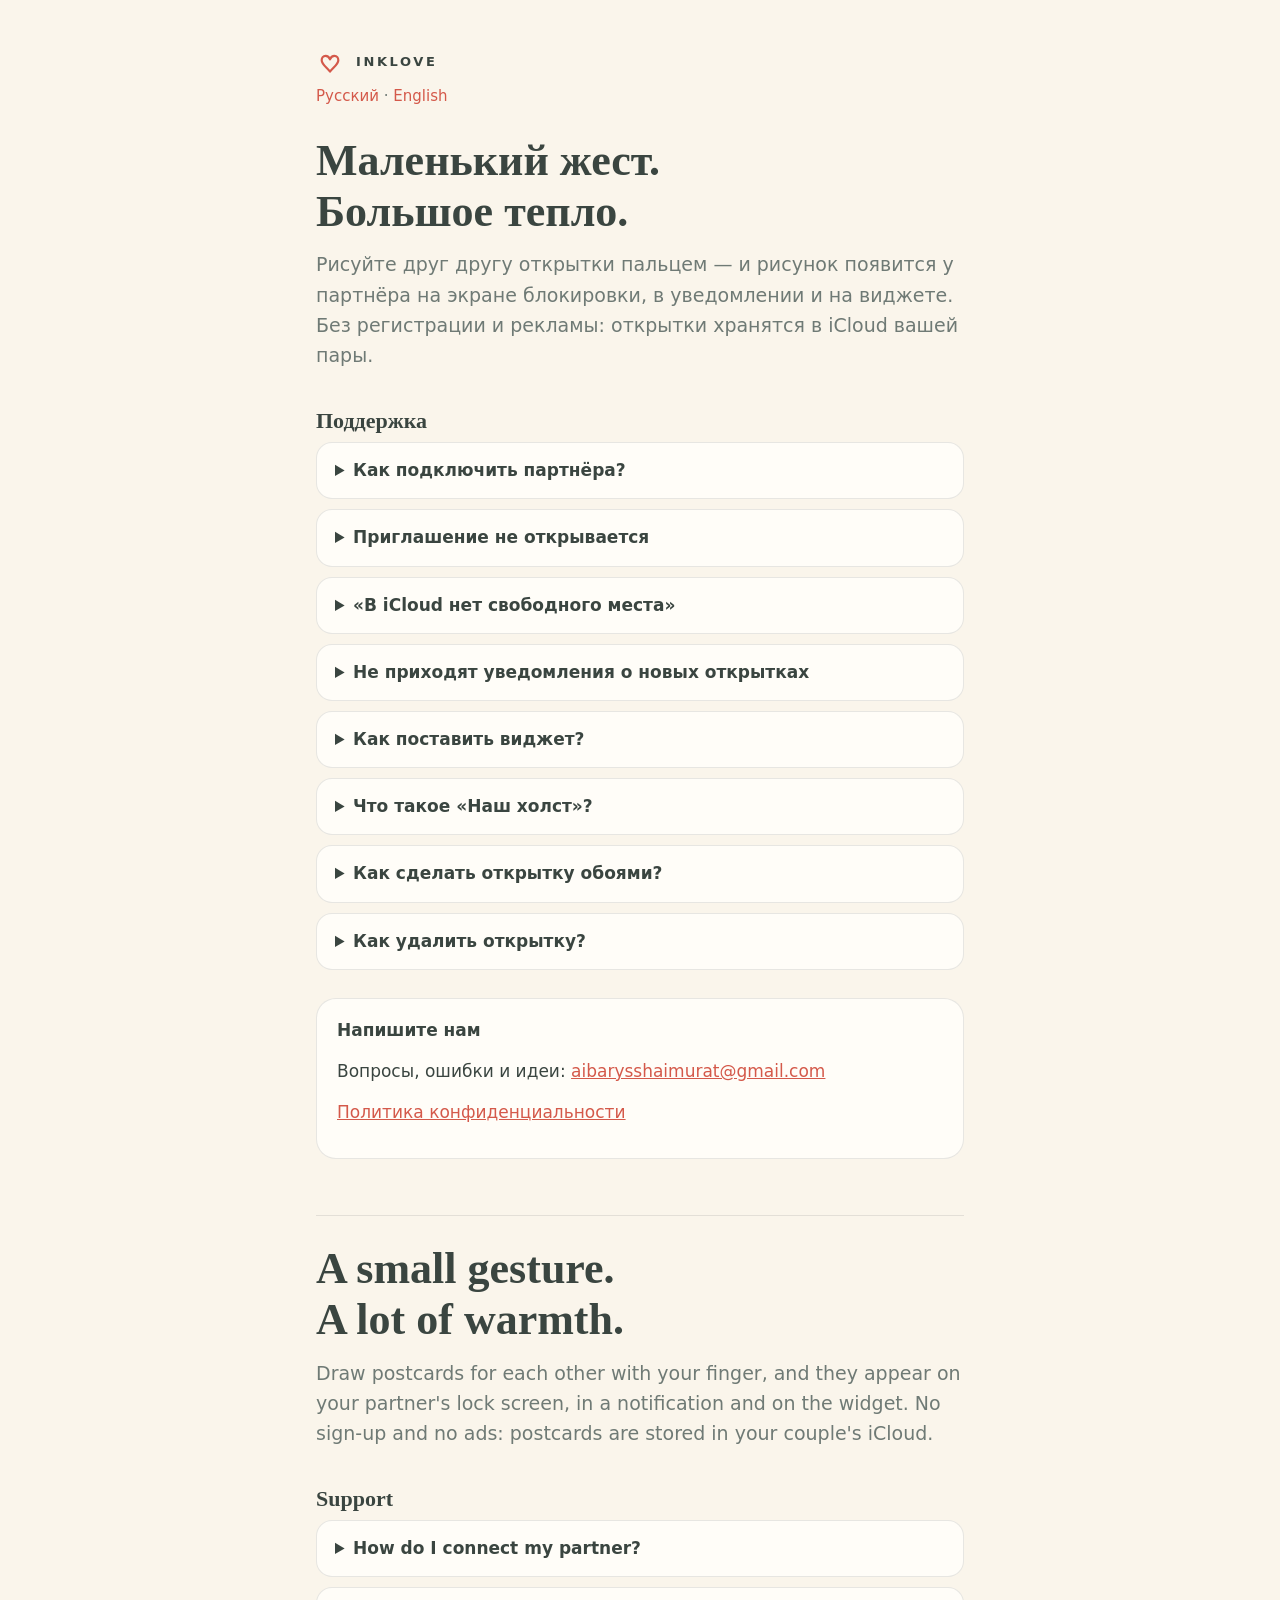
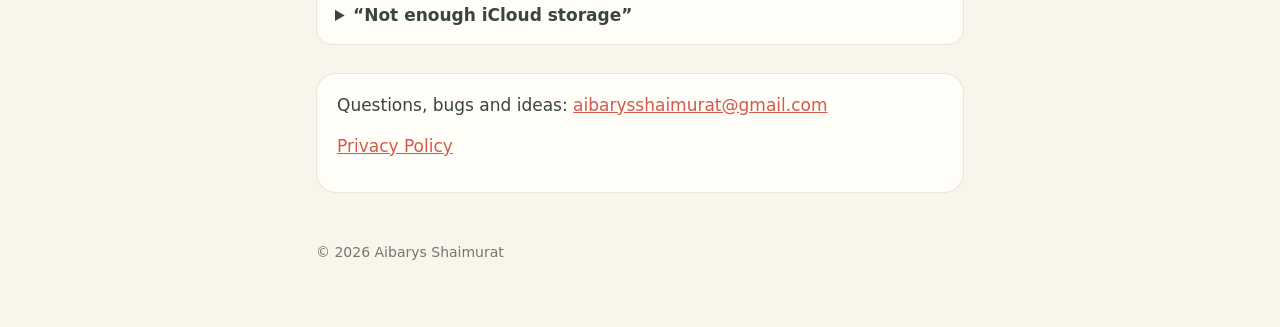
<file: index.html>
<!doctype html>
<html lang="ru">
<head>
<meta charset="utf-8">
<meta name="viewport" content="width=device-width, initial-scale=1">
<title>InkLove — открытки для двоих</title>
<meta name="description" content="InkLove: рисуйте друг другу открытки, и они появятся у партнёра на экране. Поддержка и ответы на вопросы.">
<link rel="stylesheet" href="style.css">
</head>
<body>
<main>
  <header>
    <svg width="28" height="28" viewBox="0 0 64 64" aria-hidden="true">
      <path d="M32 26c-2-5-5-8-10-8-6 0-9 5-9 10 0 9 11 16 19 26 8-10 19-17 19-26 0-5-3-10-9-10-5 0-8 3-10 8z"
            fill="none" stroke="var(--coral)" stroke-width="5" stroke-linecap="round" stroke-linejoin="round"/>
    </svg>
    <span class="brand">InkLove</span>
  </header>
  <p class="lang"><a href="#ru">Русский</a> · <a href="#en">English</a></p>

  <article id="ru" lang="ru">
    <p class="hero">Маленький жест.<br>Большое тепло.</p>
    <p class="lead">Рисуйте друг другу открытки пальцем — и рисунок появится у партнёра на экране блокировки, в уведомлении и на виджете. Без регистрации и рекламы: открытки хранятся в iCloud вашей пары.</p>

    <h2>Поддержка</h2>
    <details>
      <summary>Как подключить партнёра?</summary>
      <p>Откройте «Вы вдвоём» → «Пригласить партнёра» и выберите одного человека. У партнёра должен быть установлен InkLove и выполнен вход в iCloud. Он открывает приглашение на своём iPhone и нажимает «Присоединиться».</p>
    </details>
    <details>
      <summary>Приглашение не открывается</summary>
      <p>Приглашение действует только для того Apple ID, на почту или телефон которого его отправили. Уточните у партнёра, к какой почте или номеру привязан его Apple ID, и отправьте приглашение заново через «Управлять доступом».</p>
    </details>
    <details>
      <summary>«В iCloud нет свободного места»</summary>
      <p>Общий альбом хранится в iCloud того, кто приглашает. Если хранилище заполнено полностью, альбом не создать. Освободите немного места (Настройки → ваше имя → iCloud) или попросите партнёра отправить приглашение вам.</p>
    </details>
    <details>
      <summary>Не приходят уведомления о новых открытках</summary>
      <p>Проверьте, что уведомления для InkLove разрешены в Настройках, а режим фокусирования их не скрывает. В режиме энергосбережения iOS может доставлять их с задержкой. Открытка всё равно появится, когда вы откроете приложение.</p>
    </details>
    <details>
      <summary>Как поставить виджет?</summary>
      <p>Домашний экран: удерживайте пустое место → «Изменить» → «Добавить виджет» → InkLove. Экран блокировки: удерживайте экран блокировки → «Настроить» → экран блокировки → поле виджетов → InkLove. Виджет показывает последнюю открытку от партнёра.</p>
    </details>
    <details>
      <summary>Что такое «Наш холст»?</summary>
      <p>Большой общий холст для вас двоих. Рисуйте на нём одним пальцем, двигайте и приближайте двумя. Стирать можно любые штрихи — и свои, и партнёра. Когда захотите что-то показать, нажмите «Отправить» и выберите квадрат: он появится в альбоме и на виджете у вас обоих, а партнёр получит уведомление. Свои изменения на холсте партнёр увидит вместе с отправленной областью.</p>
    </details>
    <details>
      <summary>Как сделать открытку обоями?</summary>
      <p>Нажмите «…» на открытке → «Сделать обоями». Картинка размером с экран сохранится в «Фото», открытка в ней ниже часов. Затем удерживайте экран блокировки → «+» → «Фото» и выберите её. «Сохранить в Фото» сохраняет саму открытку, «Поделиться» отправляет её куда угодно.</p>
    </details>
    <details>
      <summary>Как удалить открытку?</summary>
      <p>Нажмите «…» на своей открытке → «Удалить». Открытка из общего альбома удалится у вас обоих. Открытку партнёра может удалить только он.</p>
    </details>

    <div class="contact">
      <p><strong>Напишите нам</strong></p>
      <p>Вопросы, ошибки и идеи: <a href="mailto:aibarysshaimurat@gmail.com">aibarysshaimurat@gmail.com</a></p>
      <p><a href="privacy/">Политика конфиденциальности</a></p>
    </div>
  </article>

  <hr>

  <article id="en" lang="en">
    <p class="hero">A small gesture.<br>A lot of warmth.</p>
    <p class="lead">Draw postcards for each other with your finger, and they appear on your partner's lock screen, in a notification and on the widget. No sign-up and no ads: postcards are stored in your couple's iCloud.</p>
    <h2>Support</h2>
    <details>
      <summary>How do I connect my partner?</summary>
      <p>Open “Вы вдвоём” → “Пригласить партнёра” and choose one person. Your partner needs InkLove installed and to be signed in to iCloud, then opens the invitation on their iPhone and joins.</p>
    </details>
    <details>
      <summary>“Not enough iCloud storage”</summary>
      <p>The shared album is stored in the iCloud of the person who sends the invitation. If that storage is completely full, free up a little space or ask your partner to invite you instead.</p>
    </details>
    <div class="contact">
      <p>Questions, bugs and ideas: <a href="mailto:aibarysshaimurat@gmail.com">aibarysshaimurat@gmail.com</a></p>
      <p><a href="privacy/#en">Privacy Policy</a></p>
    </div>
  </article>

  <footer>© 2026 Aibarys Shaimurat</footer>
</main>
</body>
</html>
</file>
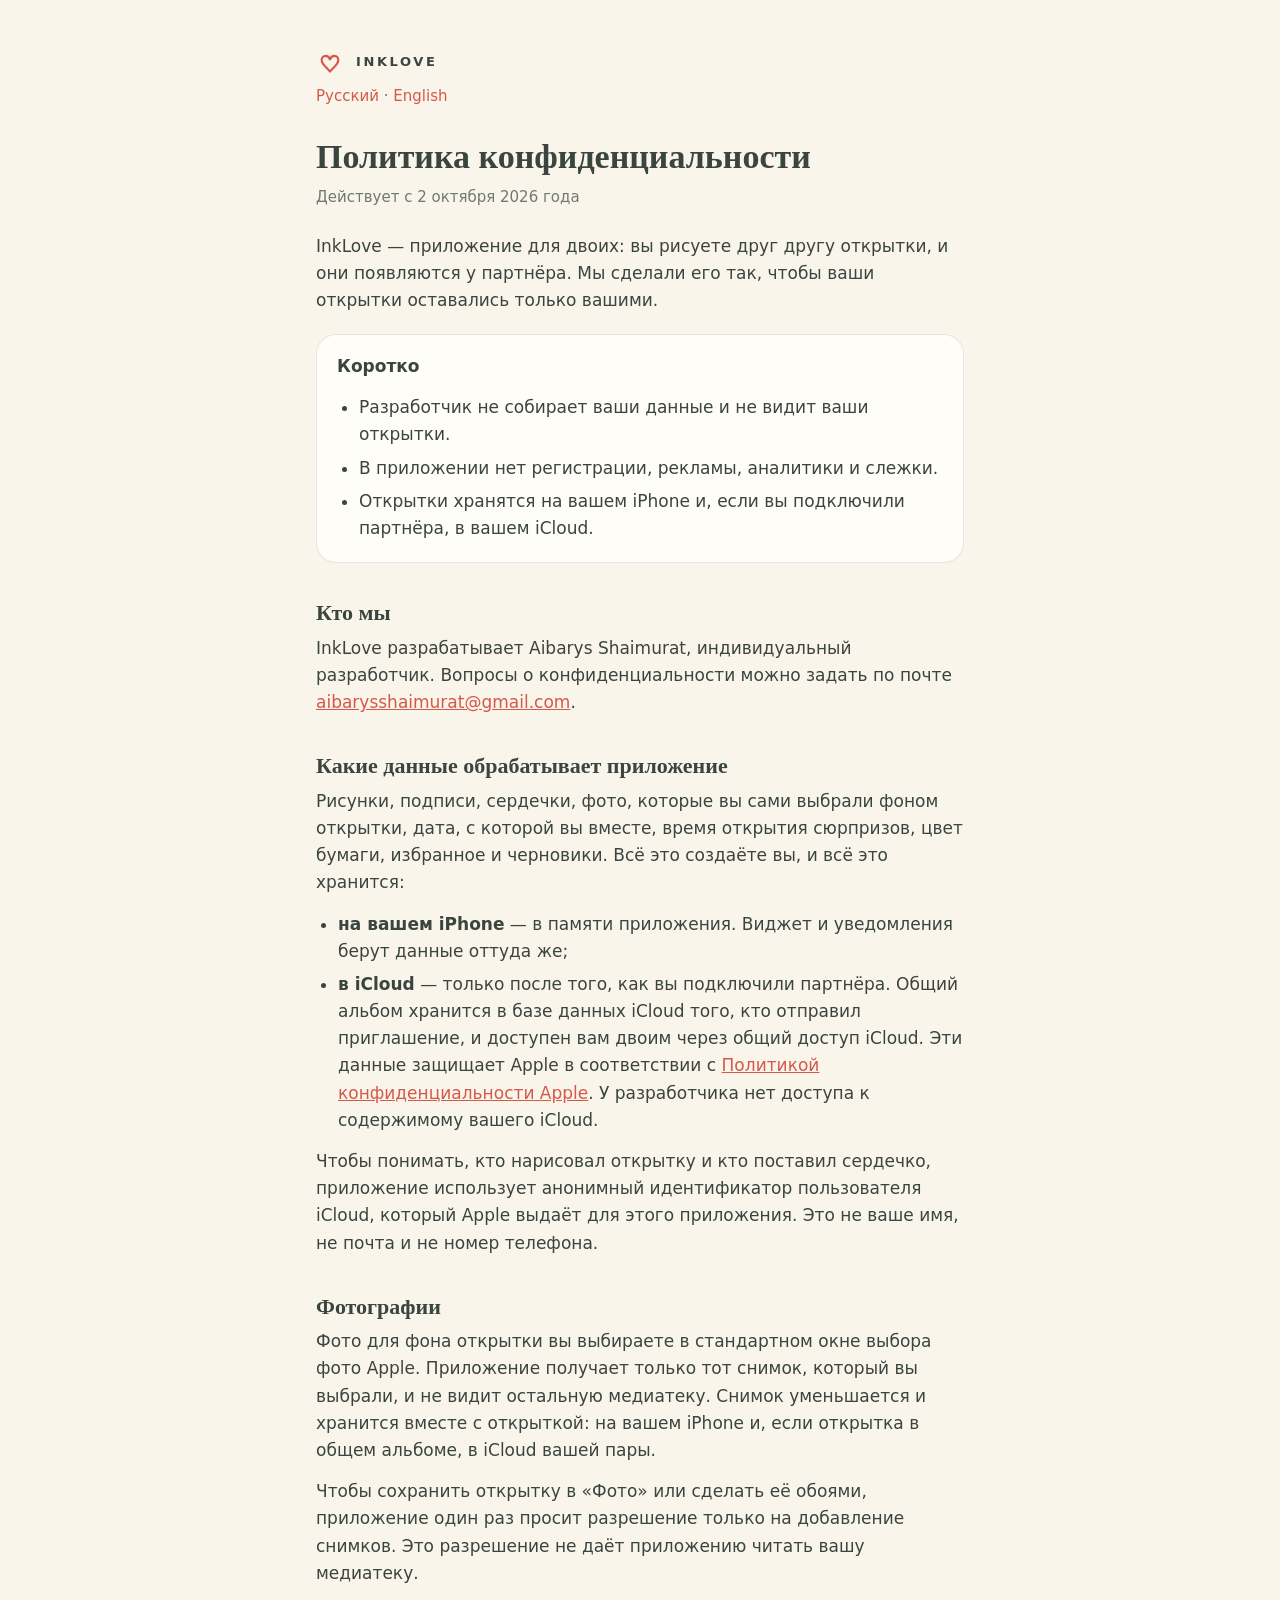
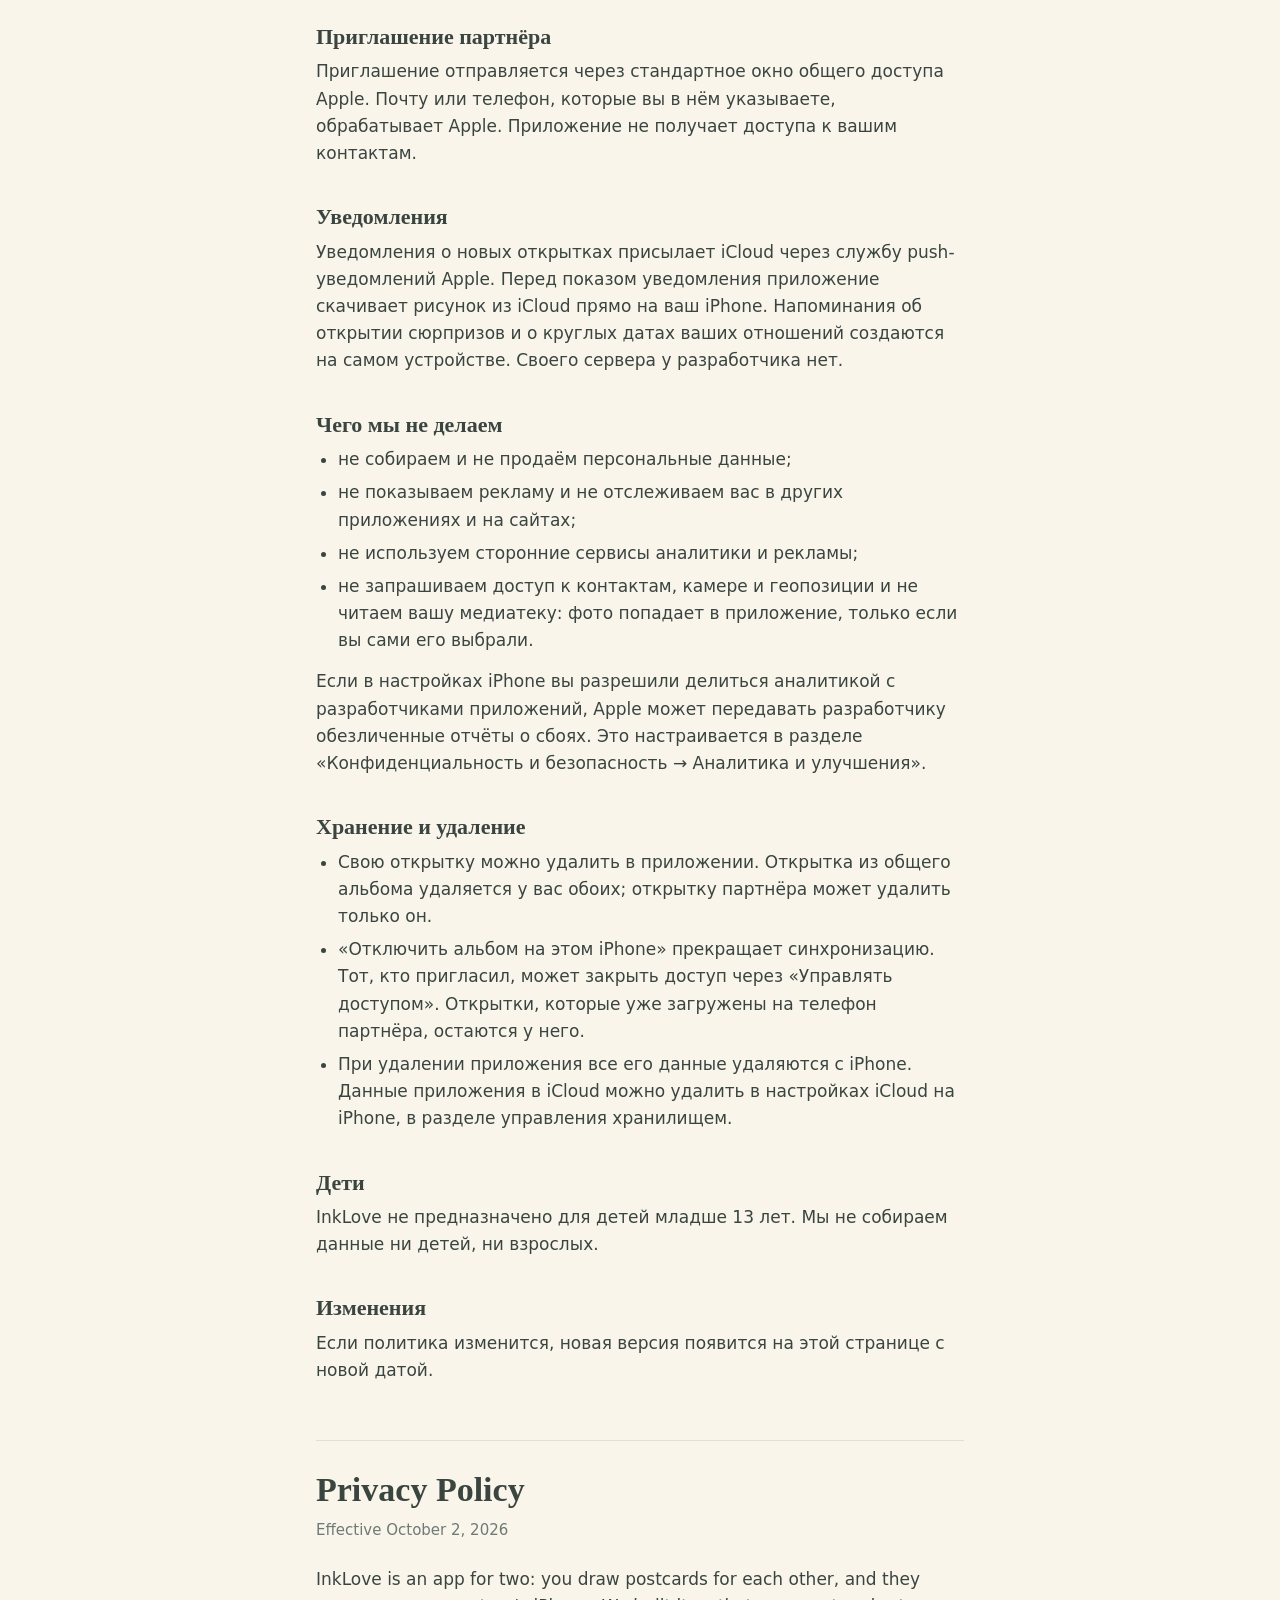
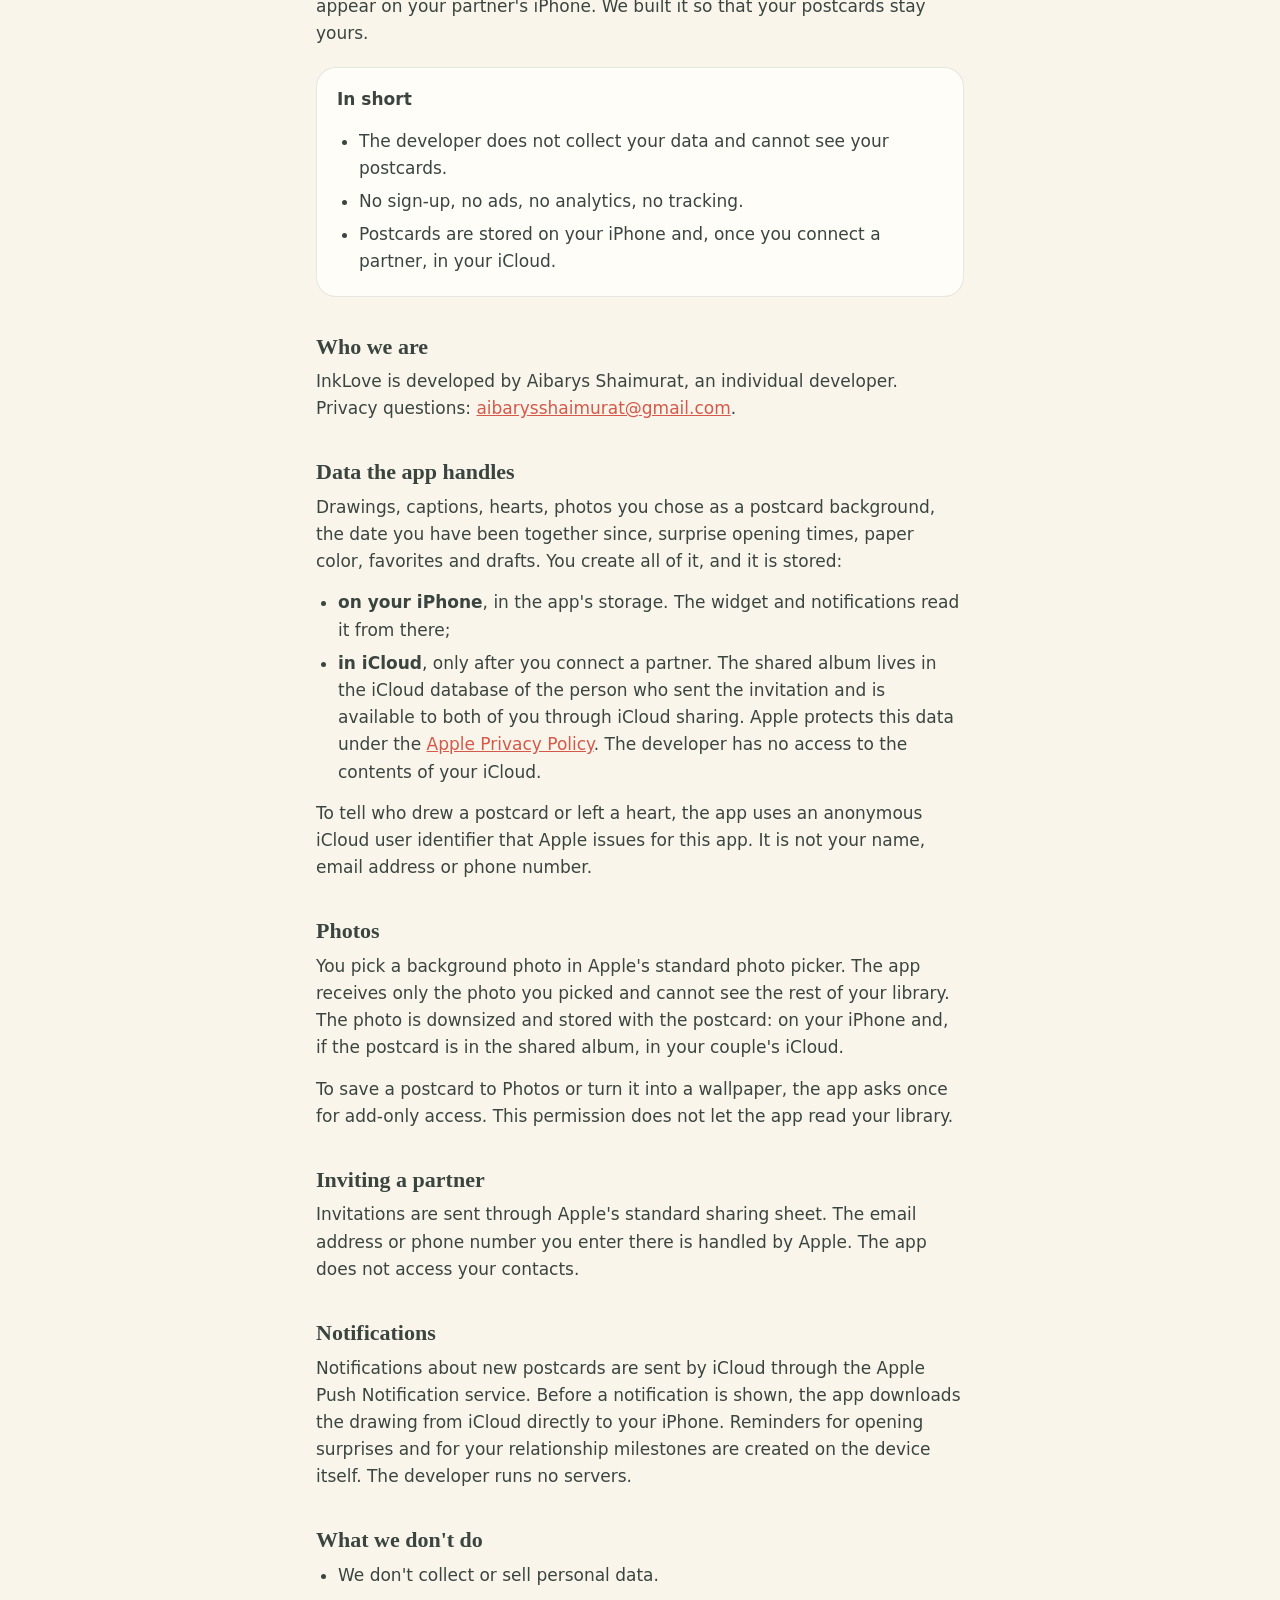
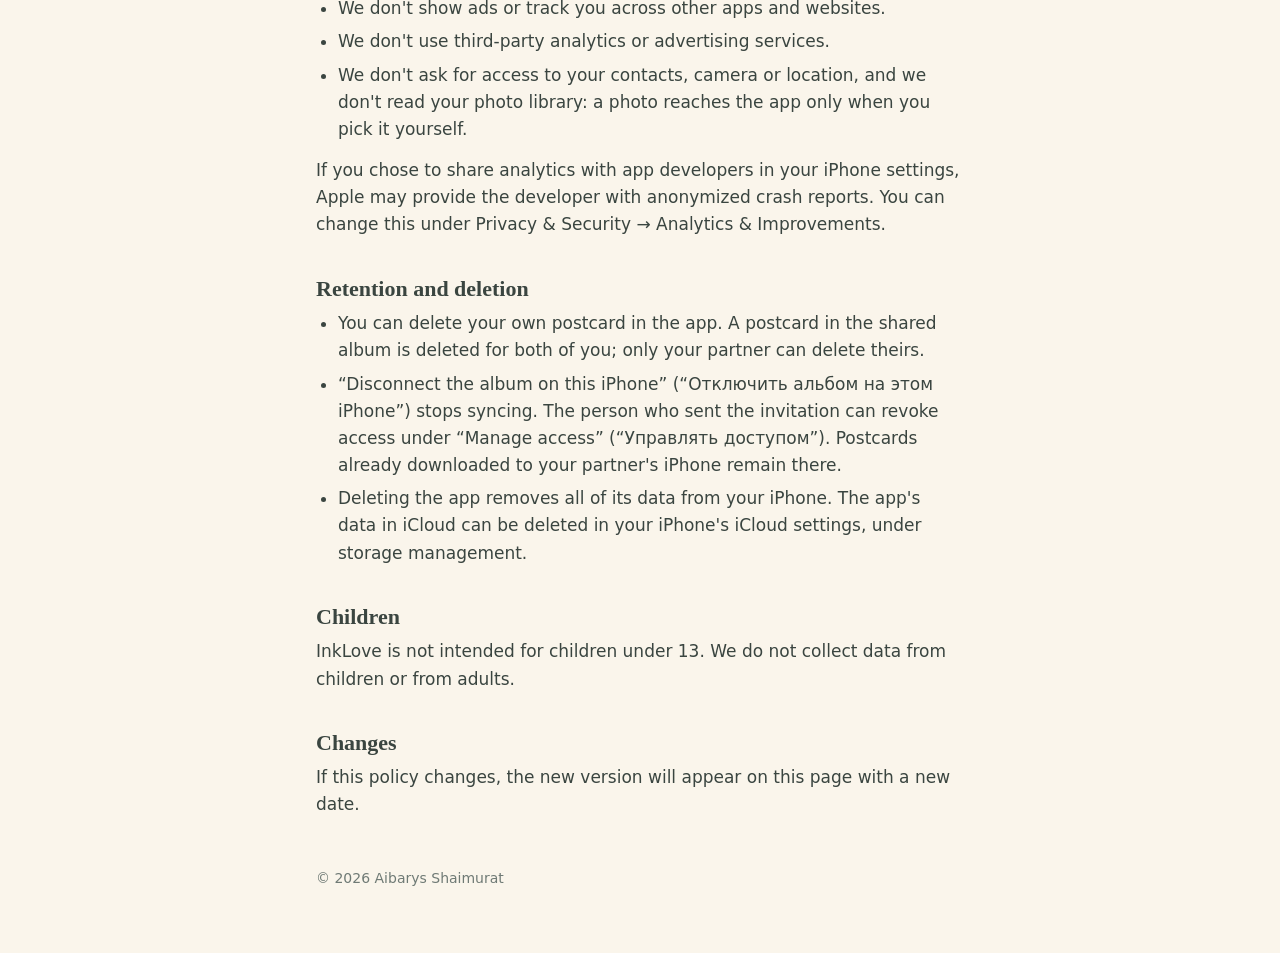
<file: privacy/index.html>
<!doctype html>
<html lang="ru">
<head>
<meta charset="utf-8">
<meta name="viewport" content="width=device-width, initial-scale=1">
<title>InkLove — Политика конфиденциальности</title>
<meta name="description" content="Политика конфиденциальности InkLove: открытки хранятся на вашем iPhone и в вашем iCloud, разработчик не собирает данные.">
<link rel="stylesheet" href="../style.css">
</head>
<body>
<main>
  <header>
    <svg width="28" height="28" viewBox="0 0 64 64" aria-hidden="true">
      <path d="M32 26c-2-5-5-8-10-8-6 0-9 5-9 10 0 9 11 16 19 26 8-10 19-17 19-26 0-5-3-10-9-10-5 0-8 3-10 8z"
            fill="none" stroke="var(--coral)" stroke-width="5" stroke-linecap="round" stroke-linejoin="round"/>
    </svg>
    <a class="brand" href="../">InkLove</a>
  </header>
  <p class="lang"><a href="#ru">Русский</a> · <a href="#en">English</a></p>

  <article id="ru" lang="ru">
    <h1>Политика конфиденциальности</h1>
    <p class="date">Действует с 2 октября 2026 года</p>
    <p>InkLove — приложение для двоих: вы рисуете друг другу открытки, и они появляются у партнёра. Мы сделали его так, чтобы ваши открытки оставались только вашими.</p>

    <div class="summary">
      <p><strong>Коротко</strong></p>
      <ul>
        <li>Разработчик не собирает ваши данные и не видит ваши открытки.</li>
        <li>В приложении нет регистрации, рекламы, аналитики и слежки.</li>
        <li>Открытки хранятся на вашем iPhone и, если вы подключили партнёра, в вашем iCloud.</li>
      </ul>
    </div>

    <h2>Кто мы</h2>
    <p>InkLove разрабатывает Aibarys Shaimurat, индивидуальный разработчик. Вопросы о конфиденциальности можно задать по почте <a href="mailto:aibarysshaimurat@gmail.com">aibarysshaimurat@gmail.com</a>.</p>

    <h2>Какие данные обрабатывает приложение</h2>
    <p>Рисунки, подписи, сердечки, фото, которые вы сами выбрали фоном открытки, дата, с которой вы вместе, время открытия сюрпризов, цвет бумаги, избранное и черновики. Всё это создаёте вы, и всё это хранится:</p>
    <ul>
      <li><strong>на вашем iPhone</strong> — в памяти приложения. Виджет и уведомления берут данные оттуда же;</li>
      <li><strong>в iCloud</strong> — только после того, как вы подключили партнёра. Общий альбом хранится в базе данных iCloud того, кто отправил приглашение, и доступен вам двоим через общий доступ iCloud. Эти данные защищает Apple в соответствии с <a href="https://www.apple.com/legal/privacy/">Политикой конфиденциальности Apple</a>. У разработчика нет доступа к содержимому вашего iCloud.</li>
    </ul>
    <p>Чтобы понимать, кто нарисовал открытку и кто поставил сердечко, приложение использует анонимный идентификатор пользователя iCloud, который Apple выдаёт для этого приложения. Это не ваше имя, не почта и не номер телефона.</p>

    <h2>Фотографии</h2>
    <p>Фото для фона открытки вы выбираете в стандартном окне выбора фото Apple. Приложение получает только тот снимок, который вы выбрали, и не видит остальную медиатеку. Снимок уменьшается и хранится вместе с открыткой: на вашем iPhone и, если открытка в общем альбоме, в iCloud вашей пары.</p>
    <p>Чтобы сохранить открытку в «Фото» или сделать её обоями, приложение один раз просит разрешение только на добавление снимков. Это разрешение не даёт приложению читать вашу медиатеку.</p>

    <h2>Приглашение партнёра</h2>
    <p>Приглашение отправляется через стандартное окно общего доступа Apple. Почту или телефон, которые вы в нём указываете, обрабатывает Apple. Приложение не получает доступа к вашим контактам.</p>

    <h2>Уведомления</h2>
    <p>Уведомления о новых открытках присылает iCloud через службу push-уведомлений Apple. Перед показом уведомления приложение скачивает рисунок из iCloud прямо на ваш iPhone. Напоминания об открытии сюрпризов и о круглых датах ваших отношений создаются на самом устройстве. Своего сервера у разработчика нет.</p>

    <h2>Чего мы не делаем</h2>
    <ul>
      <li>не собираем и не продаём персональные данные;</li>
      <li>не показываем рекламу и не отслеживаем вас в других приложениях и на сайтах;</li>
      <li>не используем сторонние сервисы аналитики и рекламы;</li>
      <li>не запрашиваем доступ к контактам, камере и геопозиции и не читаем вашу медиатеку: фото попадает в приложение, только если вы сами его выбрали.</li>
    </ul>
    <p>Если в настройках iPhone вы разрешили делиться аналитикой с разработчиками приложений, Apple может передавать разработчику обезличенные отчёты о сбоях. Это настраивается в разделе «Конфиденциальность и безопасность → Аналитика и улучшения».</p>

    <h2>Хранение и удаление</h2>
    <ul>
      <li>Свою открытку можно удалить в приложении. Открытка из общего альбома удаляется у вас обоих; открытку партнёра может удалить только он.</li>
      <li>«Отключить альбом на этом iPhone» прекращает синхронизацию. Тот, кто пригласил, может закрыть доступ через «Управлять доступом». Открытки, которые уже загружены на телефон партнёра, остаются у него.</li>
      <li>При удалении приложения все его данные удаляются с iPhone. Данные приложения в iCloud можно удалить в настройках iCloud на iPhone, в разделе управления хранилищем.</li>
    </ul>

    <h2>Дети</h2>
    <p>InkLove не предназначено для детей младше 13 лет. Мы не собираем данные ни детей, ни взрослых.</p>

    <h2>Изменения</h2>
    <p>Если политика изменится, новая версия появится на этой странице с новой датой.</p>
  </article>

  <hr>

  <article id="en" lang="en">
    <h1>Privacy Policy</h1>
    <p class="date">Effective October 2, 2026</p>
    <p>InkLove is an app for two: you draw postcards for each other, and they appear on your partner's iPhone. We built it so that your postcards stay yours.</p>

    <div class="summary">
      <p><strong>In short</strong></p>
      <ul>
        <li>The developer does not collect your data and cannot see your postcards.</li>
        <li>No sign-up, no ads, no analytics, no tracking.</li>
        <li>Postcards are stored on your iPhone and, once you connect a partner, in your iCloud.</li>
      </ul>
    </div>

    <h2>Who we are</h2>
    <p>InkLove is developed by Aibarys Shaimurat, an individual developer. Privacy questions: <a href="mailto:aibarysshaimurat@gmail.com">aibarysshaimurat@gmail.com</a>.</p>

    <h2>Data the app handles</h2>
    <p>Drawings, captions, hearts, photos you chose as a postcard background, the date you have been together since, surprise opening times, paper color, favorites and drafts. You create all of it, and it is stored:</p>
    <ul>
      <li><strong>on your iPhone</strong>, in the app's storage. The widget and notifications read it from there;</li>
      <li><strong>in iCloud</strong>, only after you connect a partner. The shared album lives in the iCloud database of the person who sent the invitation and is available to both of you through iCloud sharing. Apple protects this data under the <a href="https://www.apple.com/legal/privacy/">Apple Privacy Policy</a>. The developer has no access to the contents of your iCloud.</li>
    </ul>
    <p>To tell who drew a postcard or left a heart, the app uses an anonymous iCloud user identifier that Apple issues for this app. It is not your name, email address or phone number.</p>

    <h2>Photos</h2>
    <p>You pick a background photo in Apple's standard photo picker. The app receives only the photo you picked and cannot see the rest of your library. The photo is downsized and stored with the postcard: on your iPhone and, if the postcard is in the shared album, in your couple's iCloud.</p>
    <p>To save a postcard to Photos or turn it into a wallpaper, the app asks once for add-only access. This permission does not let the app read your library.</p>

    <h2>Inviting a partner</h2>
    <p>Invitations are sent through Apple's standard sharing sheet. The email address or phone number you enter there is handled by Apple. The app does not access your contacts.</p>

    <h2>Notifications</h2>
    <p>Notifications about new postcards are sent by iCloud through the Apple Push Notification service. Before a notification is shown, the app downloads the drawing from iCloud directly to your iPhone. Reminders for opening surprises and for your relationship milestones are created on the device itself. The developer runs no servers.</p>

    <h2>What we don't do</h2>
    <ul>
      <li>We don't collect or sell personal data.</li>
      <li>We don't show ads or track you across other apps and websites.</li>
      <li>We don't use third-party analytics or advertising services.</li>
      <li>We don't ask for access to your contacts, camera or location, and we don't read your photo library: a photo reaches the app only when you pick it yourself.</li>
    </ul>
    <p>If you chose to share analytics with app developers in your iPhone settings, Apple may provide the developer with anonymized crash reports. You can change this under Privacy &amp; Security → Analytics &amp; Improvements.</p>

    <h2>Retention and deletion</h2>
    <ul>
      <li>You can delete your own postcard in the app. A postcard in the shared album is deleted for both of you; only your partner can delete theirs.</li>
      <li>“Disconnect the album on this iPhone” (“Отключить альбом на этом iPhone”) stops syncing. The person who sent the invitation can revoke access under “Manage access” (“Управлять доступом”). Postcards already downloaded to your partner's iPhone remain there.</li>
      <li>Deleting the app removes all of its data from your iPhone. The app's data in iCloud can be deleted in your iPhone's iCloud settings, under storage management.</li>
    </ul>

    <h2>Children</h2>
    <p>InkLove is not intended for children under 13. We do not collect data from children or from adults.</p>

    <h2>Changes</h2>
    <p>If this policy changes, the new version will appear on this page with a new date.</p>
  </article>

  <footer>© 2026 Aibarys Shaimurat</footer>
</main>
</body>
</html>
</file>
<file: style.css>
/* Shared styles for the InkLove site (privacy policy and support). */
:root {
  --paper: #faf5eb;
  --card: #fffdf8;
  --ink: #3a4540;
  --muted: #6f7a75;
  --coral: #d4594a;
  --line: rgba(58, 69, 64, 0.12);
}
@media (prefers-color-scheme: dark) {
  :root {
    --paper: #1d201f;
    --card: #262a28;
    --ink: #ece7dc;
    --muted: #a9b0ac;
    --coral: #e9796b;
    --line: rgba(236, 231, 220, 0.14);
  }
}
* { box-sizing: border-box; }
body {
  margin: 0;
  background: var(--paper);
  color: var(--ink);
  font: 17px/1.6 -apple-system, BlinkMacSystemFont, "Segoe UI", system-ui, sans-serif;
  -webkit-text-size-adjust: 100%;
}
main { max-width: 680px; margin: 0 auto; padding: 48px 16px 64px; }
header { display: flex; align-items: center; gap: 12px; margin-bottom: 8px; }
header svg { flex: none; }
.brand { font-weight: 700; letter-spacing: 0.2em; font-size: 13px; text-transform: uppercase; }
h1, h2 { font-family: ui-serif, "New York", Georgia, "Times New Roman", serif; font-weight: 600; line-height: 1.25; }
h1 { font-size: clamp(26px, 7.4vw, 34px); margin: 28px 0 6px; }
h1, h2, p, li { overflow-wrap: break-word; }
h1, h2 { hyphens: auto; }
h2 { font-size: 22px; margin: 36px 0 8px; }
p, ul { margin: 0 0 14px; }
ul { padding-left: 22px; }
li { margin-bottom: 6px; }
a { color: var(--coral); }
.date { color: var(--muted); font-size: 15px; margin-bottom: 24px; }
.lang { font-size: 15px; color: var(--muted); }
.lang a { text-decoration: none; }
.summary {
  background: var(--card);
  border: 1px solid var(--line);
  border-radius: 20px;
  padding: 18px 20px 6px;
  margin: 20px 0 8px;
}
hr { border: 0; border-top: 1px solid var(--line); margin: 56px 0 8px; }
footer { color: var(--muted); font-size: 14px; margin-top: 48px; }
a.brand { color: var(--ink); text-decoration: none; }
.hero { font-family: ui-serif, "New York", Georgia, "Times New Roman", serif; font-size: clamp(30px, 8vw, 44px); line-height: 1.15; margin: 28px 0 12px; font-weight: 600; }
.lead { font-size: 19px; color: var(--muted); margin-bottom: 28px; }
details { background: var(--card); border: 1px solid var(--line); border-radius: 16px; padding: 14px 18px; margin-bottom: 10px; }
details[open] { padding-bottom: 4px; }
summary { cursor: pointer; font-weight: 600; }
details p { margin-top: 10px; }
.contact { background: var(--card); border: 1px solid var(--line); border-radius: 20px; padding: 18px 20px; margin-top: 28px; }
</file>
